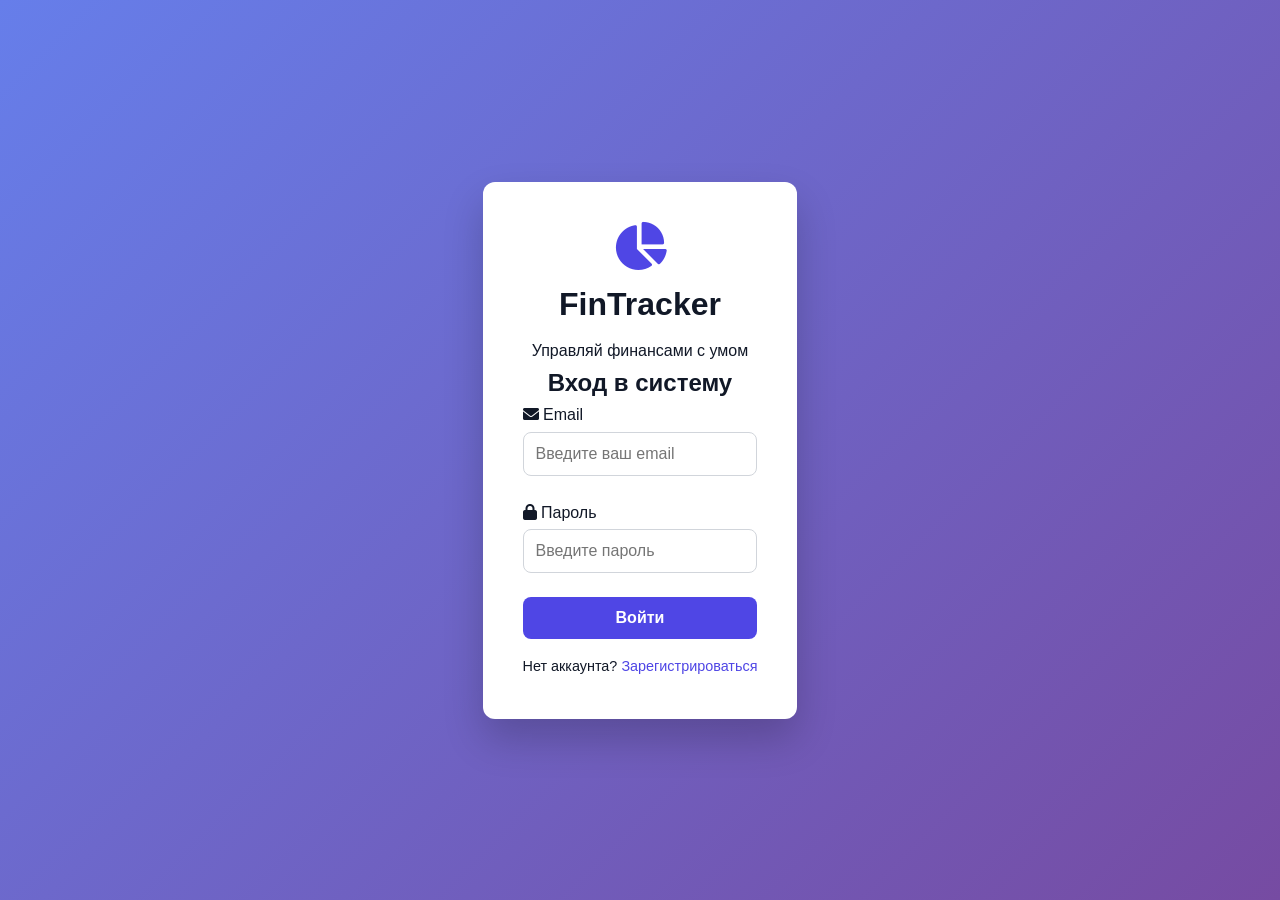
<file: index.html>
<!DOCTYPE html>
<html lang="ru">
<head>
    <meta charset="UTF-8">
    <meta name="viewport" content="width=device-width, initial-scale=1.0">
    <title>FinTracker - Вход</title>
    <link rel="stylesheet" href="css/style.css">
    <link rel="stylesheet" href="https://cdnjs.cloudflare.com/ajax/libs/font-awesome/6.0.0/css/all.min.css">
</head>
<body class="auth-page">
    <div class="container">
        <div class="auth-form">
            <div class="logo">
                <i class="fas fa-chart-pie"></i>
                <h1>FinTracker</h1>
                <p>Управляй финансами с умом</p>
            </div>
            
            <!-- Форма входа -->
            <form id="loginForm">
                <h2>Вход в систему</h2>
                <div class="form-group">
                    <label for="email"><i class="fas fa-envelope"></i> Email</label>
                    <input type="email" id="email" placeholder="Введите ваш email" required>
                    <div class="error-message" id="emailError"></div>
                </div>
                <div class="form-group">
                    <label for="password"><i class="fas fa-lock"></i> Пароль</label>
                    <input type="password" id="password" placeholder="Введите пароль" required minlength="6">
                    <div class="error-message" id="passwordError"></div>
                </div>
                <button type="submit" class="btn btn-primary">Войти</button>
                <p class="switch-page">
                    Нет аккаунта? <a href="#" id="showRegister">Зарегистрироваться</a>
                </p>
            </form>

            <!-- Форма регистрации (скрыта по умолчанию) -->
            <form id="registerForm" class="hidden">
                <h2>Регистрация</h2>
                <div class="form-group">
                    <label for="regName"><i class="fas fa-user"></i> Имя</label>
                    <input type="text" id="regName" placeholder="Введите ваше имя" required>
                </div>
                <div class="form-group">
                    <label for="regEmail"><i class="fas fa-envelope"></i> Email</label>
                    <input type="email" id="regEmail" placeholder="Введите email" required>
                </div>
                <div class="form-group">
                    <label for="regPassword"><i class="fas fa-lock"></i> Пароль</label>
                    <input type="password" id="regPassword" placeholder="Минимум 6 символов" required minlength="6">
                </div>
                <button type="submit" class="btn btn-primary">Зарегистрироваться</button>
                <p class="switch-page">
                    Уже есть аккаунт? <a href="#" id="showLogin">Войти</a>
                </p>
            </form>
        </div>
    </div>
    
    <script src="js/app.js"></script>
</body>
</html>
</file>
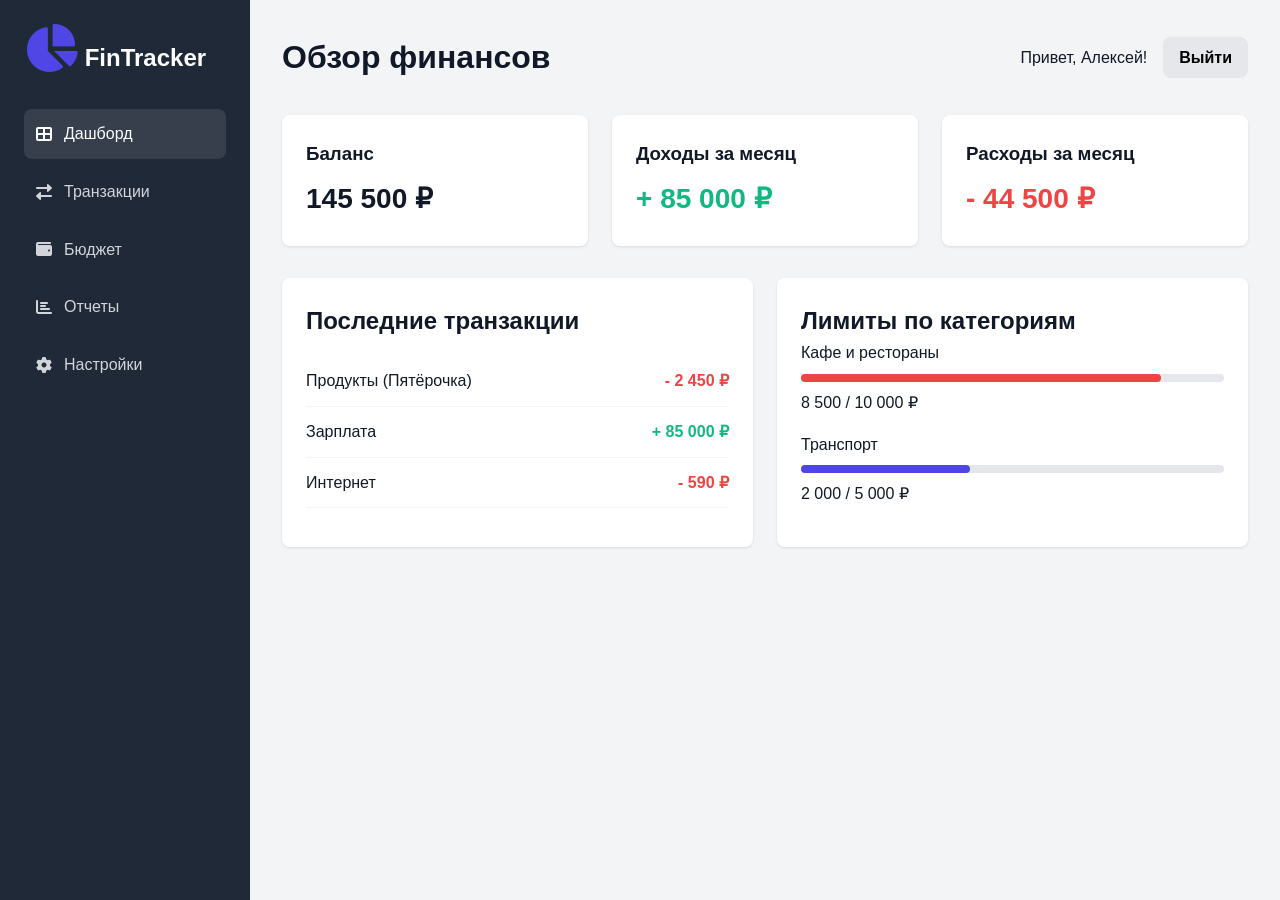
<file: dashboard.html>
<!DOCTYPE html>
<html lang="ru">
<head>
    <meta charset="UTF-8">
    <meta name="viewport" content="width=device-width, initial-scale=1.0">
    <title>FinTracker - Дашборд</title>
    <link rel="stylesheet" href="css/style.css">
    <link rel="stylesheet" href="https://cdnjs.cloudflare.com/ajax/libs/font-awesome/6.0.0/css/all.min.css">
</head>
<body>
    <div class="app-container">
        <!-- Боковое меню -->
        <aside class="sidebar">
            <div class="logo">
                <i class="fas fa-chart-pie"></i> FinTracker
            </div>
            <nav>
                <ul>
                    <li class="active">
                        <a href="dashboard.html"><i class="fas fa-th-large"></i> Дашборд</a>
                    </li>
                    <li>
                        <a href="transactions.html"><i class="fas fa-exchange-alt"></i> Транзакции</a>
                    </li>
                    <li>
                        <a href="#"><i class="fas fa-wallet"></i> Бюджет</a>
                    </li>
                    <li>
                        <a href="#"><i class="fas fa-chart-bar"></i> Отчеты</a>
                    </li>
                    <li>
                        <a href="#"><i class="fas fa-cog"></i> Настройки</a>
                    </li>
                </ul>
            </nav>
        </aside>

        <!-- Основной контент -->
        <main class="content">
            <header class="top-bar">
                <h1>Обзор финансов</h1>
                <div class="user-menu">
                    <span>Привет, Алексей!</span>
                    <a href="index.html" class="btn btn-small">Выйти</a>
                </div>
            </header>

            <!-- Карточки с финансовыми показателями -->
            <section class="stats-cards">
                <div class="card">
                    <h3>Баланс</h3>
                    <p class="amount">145 500 ₽</p>
                </div>
                <div class="card income">
                    <h3>Доходы за месяц</h3>
                    <p class="amount">+ 85 000 ₽</p>
                </div>
                <div class="card expense">
                    <h3>Расходы за месяц</h3>
                    <p class="amount">- 44 500 ₽</p>
                </div>
            </section>

            <!-- Сетка с транзакциями и бюджетом -->
            <section class="dashboard-grid">
                <div class="block">
                    <h2>Последние транзакции</h2>
                    <ul class="transaction-list">
                        <li>
                            <span>Продукты (Пятёрочка)</span>
                            <span class="expense-tag">- 2 450 ₽</span>
                        </li>
                        <li>
                            <span>Зарплата</span>
                            <span class="income-tag">+ 85 000 ₽</span>
                        </li>
                        <li>
                            <span>Интернет</span>
                            <span class="expense-tag">- 590 ₽</span>
                        </li>
                    </ul>
                </div>
                
                <div class="block">
                    <h2>Лимиты по категориям</h2>
                    <div class="budget-item">
                        <span>Кафе и рестораны</span>
                        <div class="progress-bar">
                            <div style="width: 85%;" class="progress-fill danger"></div>
                        </div>
                        <span>8 500 / 10 000 ₽</span>
                    </div>
                    <div class="budget-item">
                        <span>Транспорт</span>
                        <div class="progress-bar">
                            <div style="width: 40%;" class="progress-fill"></div>
                        </div>
                        <span>2 000 / 5 000 ₽</span>
                    </div>
                </div>
            </section>
        </main>
    </div>
    
    <script src="js/app.js"></script>
</body>
</html>
</file>
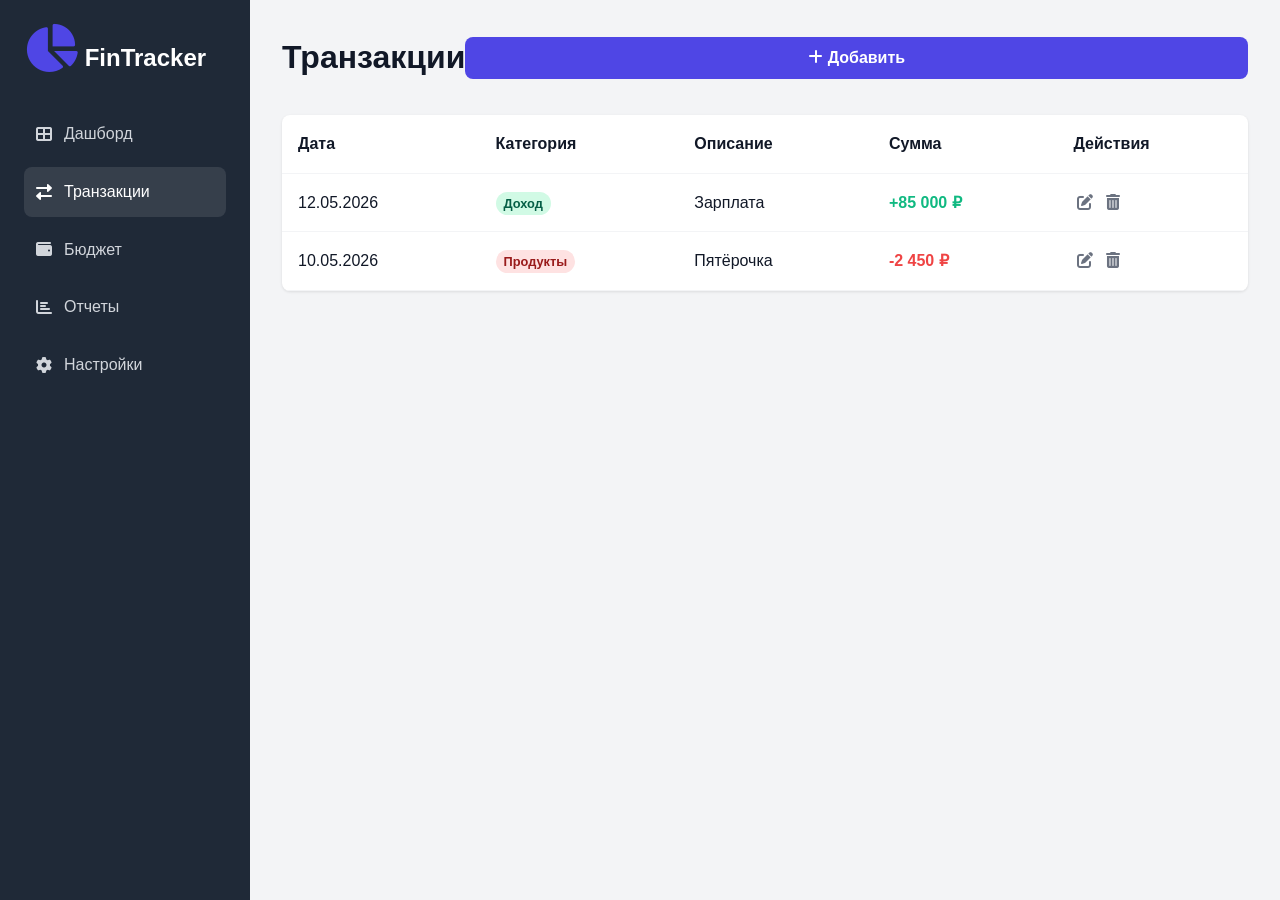
<file: transactions.html>
<!DOCTYPE html>
<html lang="ru">
<head>
    <meta charset="UTF-8">
    <meta name="viewport" content="width=device-width, initial-scale=1.0">
    <title>FinTracker - Транзакции</title>
    <link rel="stylesheet" href="css/style.css">
    <link rel="stylesheet" href="https://cdnjs.cloudflare.com/ajax/libs/font-awesome/6.0.0/css/all.min.css">
</head>
<body>
    <div class="app-container">
        <!-- Боковое меню -->
        <aside class="sidebar">
            <div class="logo">
                <i class="fas fa-chart-pie"></i> FinTracker
            </div>
            <nav>
                <ul>
                    <li>
                        <a href="dashboard.html"><i class="fas fa-th-large"></i> Дашборд</a>
                    </li>
                    <li class="active">
                        <a href="transactions.html"><i class="fas fa-exchange-alt"></i> Транзакции</a>
                    </li>
                    <li>
                        <a href="#"><i class="fas fa-wallet"></i> Бюджет</a>
                    </li>
                    <li>
                        <a href="#"><i class="fas fa-chart-bar"></i> Отчеты</a>
                    </li>
                    <li>
                        <a href="#"><i class="fas fa-cog"></i> Настройки</a>
                    </li>
                </ul>
            </nav>
        </aside>

        <!-- Основной контент -->
        <main class="content">
            <header class="top-bar">
                <h1>Транзакции</h1>
                <button id="openModalBtn" class="btn btn-primary">
                    <i class="fas fa-plus"></i> Добавить
                </button>
            </header>

            <!-- Таблица транзакций -->
            <section>
                <table class="transactions-table">
                    <thead>
                        <tr>
                            <th>Дата</th>
                            <th>Категория</th>
                            <th>Описание</th>
                            <th>Сумма</th>
                            <th>Действия</th>
                        </tr>
                    </thead>
                    <tbody>
                        <tr>
                            <td>12.05.2026</td>
                            <td><span class="badge income-badge">Доход</span></td>
                            <td>Зарплата</td>
                            <td class="text-success">+85 000 ₽</td>
                            <td>
                                <i class="fas fa-edit action-icon"></i>
                                <i class="fas fa-trash-alt action-icon"></i>
                            </td>
                        </tr>
                        <tr>
                            <td>10.05.2026</td>
                            <td><span class="badge expense-badge">Продукты</span></td>
                            <td>Пятёрочка</td>
                            <td class="text-danger">-2 450 ₽</td>
                            <td>
                                <i class="fas fa-edit action-icon"></i>
                                <i class="fas fa-trash-alt action-icon"></i>
                            </td>
                        </tr>
                    </tbody>
                </table>
            </section>
        </main>
    </div>

    <!-- Модальное окно добавления транзакции -->
    <div id="transactionModal" class="modal">
        <div class="modal-content">
            <span class="close-btn">&times;</span>
            <h2>Новая транзакция</h2>
            <form id="transactionForm">
                <div class="form-group">
                    <label>Тип</label>
                    <select id="type" required>
                        <option value="expense">Расход</option>
                        <option value="income">Доход</option>
                    </select>
                </div>
                <div class="form-group">
                    <label>Сумма</label>
                    <input type="number" id="amount" placeholder="0.00" required min="1">
                    <div class="error-message" id="amountError"></div>
                </div>
                <div class="form-group">
                    <label>Категория</label>
                    <input type="text" id="category" placeholder="Например, Еда" required>
                </div>
                <button type="submit" class="btn btn-primary">Сохранить</button>
                <div id="modalSuccess" class="success-message hidden">
                    Транзакция успешно добавлена!
                </div>
            </form>
        </div>
    </div>

    <script src="js/app.js"></script>
</body>
</html>
</file>
<file: css/style.css>
:root {
    --primary-color: #4f46e5;
    --success-color: #10b981;
    --danger-color: #ef4444;
    --bg-color: #f3f4f6;
    --sidebar-bg: #1f2937;
    --text-dark: #111827;
    --text-light: #6b7280;
    --border-radius: 8px;
}

* {
    margin: 0;
    padding: 0;
    box-sizing: border-box;
    font-family: 'Segoe UI', Tahoma, Geneva, Verdana, sans-serif;
}

body {
    background-color: var(--bg-color);
    color: var(--text-dark);
    line-height: 1.6;
}

/* --- Auth Page --- */
.auth-page {
    display: flex;
    justify-content: center;
    align-items: center;
    min-height: 100vh;
    background: linear-gradient(135deg, #667eea 0%, #764ba2 100%);
}

.auth-form {
    background: white;
    padding: 2.5rem;
    border-radius: 12px;
    box-shadow: 0 20px 40px rgba(0,0,0,0.2);
    width: 100%;
    max-width: 400px;
    text-align: center;
}

.logo i { 
    font-size: 3rem; 
    color: var(--primary-color); 
}

.logo h1 { 
    margin: 0.5rem 0; 
}

.form-group { 
    margin-bottom: 1.5rem; 
    text-align: left; 
}

.form-group label { 
    display: block; 
    margin-bottom: 0.25rem; 
    font-weight: 500; 
}

.form-group input, 
.form-group select {
    width: 100%;
    padding: 0.75rem;
    border: 1px solid #d1d5db;
    border-radius: var(--border-radius);
    font-size: 1rem;
    transition: border-color 0.2s;
}

.form-group input:focus { 
    border-color: var(--primary-color); 
    outline: none; 
}

.btn {
    width: 100%;
    padding: 0.75rem;
    border: none;
    border-radius: var(--border-radius);
    cursor: pointer;
    font-size: 1rem;
    font-weight: 600;
    transition: opacity 0.2s;
}

.btn-primary { 
    background-color: var(--primary-color); 
    color: white; 
}

.btn:hover { 
    opacity: 0.9; 
}

.hidden { 
    display: none; 
}

.error-message { 
    color: var(--danger-color); 
    font-size: 0.8rem; 
    margin-top: 0.25rem; 
}

.success-message { 
    color: var(--success-color); 
    margin-top: 1rem; 
    font-weight: 500; 
}

.switch-page {
    margin-top: 1rem;
    font-size: 0.9rem;
}

.switch-page a {
    color: var(--primary-color);
    text-decoration: none;
    font-weight: 500;
}

/* --- App Layout --- */
.app-container { 
    display: flex; 
    min-height: 100vh; 
}

.sidebar {
    width: 250px;
    background-color: var(--sidebar-bg);
    color: white;
    padding: 1.5rem;
    display: flex;
    flex-direction: column;
    gap: 2rem;
}

.sidebar .logo { 
    font-size: 1.5rem; 
    font-weight: 700; 
}

.sidebar nav ul { 
    list-style: none; 
}

.sidebar nav ul li { 
    margin-bottom: 0.5rem; 
}

.sidebar nav ul li a {
    color: #d1d5db;
    text-decoration: none;
    padding: 0.75rem;
    display: flex;
    align-items: center;
    gap: 0.75rem;
    border-radius: var(--border-radius);
    transition: all 0.2s;
}

.sidebar nav ul li.active a, 
.sidebar nav ul li a:hover {
    background-color: rgba(255,255,255,0.1);
    color: white;
}

.content { 
    flex: 1; 
    padding: 2rem; 
}

.top-bar {
    display: flex;
    justify-content: space-between;
    align-items: center;
    margin-bottom: 2rem;
}

.user-menu { 
    display: flex; 
    align-items: center; 
    gap: 1rem; 
}

.btn-small { 
    padding: 0.5rem 1rem; 
    width: auto; 
    background-color: #e5e7eb; 
    border-radius: var(--border-radius); 
    text-decoration: none; 
    color: black; 
}

/* --- Dashboard Widgets --- */
.stats-cards { 
    display: grid; 
    grid-template-columns: repeat(3, 1fr); 
    gap: 1.5rem; 
    margin-bottom: 2rem; 
}

.card {
    background: white;
    padding: 1.5rem;
    border-radius: var(--border-radius);
    box-shadow: 0 1px 3px rgba(0,0,0,0.1);
}

.amount { 
    font-size: 1.75rem; 
    font-weight: 700; 
    margin-top: 0.5rem; 
}

.income .amount { 
    color: var(--success-color); 
}

.expense .amount { 
    color: var(--danger-color); 
}

.dashboard-grid { 
    display: grid; 
    grid-template-columns: repeat(2, 1fr); 
    gap: 1.5rem; 
}

.block { 
    background: white; 
    padding: 1.5rem; 
    border-radius: var(--border-radius); 
    box-shadow: 0 1px 3px rgba(0,0,0,0.1); 
}

.transaction-list { 
    list-style: none; 
    margin-top: 1rem; 
}

.transaction-list li { 
    display: flex; 
    justify-content: space-between; 
    padding: 0.75rem 0; 
    border-bottom: 1px solid #f3f4f6; 
}

.expense-tag { 
    color: var(--danger-color); 
    font-weight: 600; 
}

.income-tag { 
    color: var(--success-color); 
    font-weight: 600; 
}

.progress-bar { 
    height: 8px; 
    background: #e5e7eb; 
    border-radius: 4px; 
    margin: 0.5rem 0; 
}

.progress-fill { 
    height: 100%; 
    background: var(--primary-color); 
    border-radius: 4px; 
}

.progress-fill.danger { 
    background: var(--danger-color); 
}

.budget-item { 
    margin-bottom: 1rem; 
}

/* --- Transactions Table --- */
.transactions-table { 
    width: 100%; 
    background: white; 
    border-radius: var(--border-radius); 
    overflow: hidden; 
    box-shadow: 0 1px 3px rgba(0,0,0,0.1); 
    border-collapse: collapse; 
}

.transactions-table th, 
.transactions-table td { 
    padding: 1rem; 
    text-align: left; 
    border-bottom: 1px solid #f3f4f6; 
}

.badge { 
    padding: 0.25rem 0.5rem; 
    border-radius: 20px; 
    font-size: 0.8rem; 
    font-weight: 600; 
}

.income-badge { 
    background: #d1fae5; 
    color: #065f46; 
}

.expense-badge { 
    background: #fee2e2; 
    color: #991b1b; 
}

.text-success { 
    color: var(--success-color); 
    font-weight: 700; 
}

.text-danger { 
    color: var(--danger-color); 
    font-weight: 700; 
}

.action-icon { 
    margin: 0 0.25rem; 
    cursor: pointer; 
    color: var(--text-light); 
}

.action-icon:hover { 
    color: var(--primary-color); 
}

/* --- Modal --- */
.modal { 
    display: none; 
    position: fixed; 
    z-index: 1000; 
    left: 0; 
    top: 0; 
    width: 100%; 
    height: 100%; 
    background: rgba(0,0,0,0.5); 
    justify-content: center; 
    align-items: center; 
}

.modal.active { 
    display: flex; 
}

.modal-content { 
    background: white; 
    padding: 2rem; 
    border-radius: 12px; 
    width: 90%; 
    max-width: 450px; 
    position: relative; 
}

.close-btn { 
    position: absolute; 
    right: 1rem; 
    top: 0.5rem; 
    font-size: 2rem; 
    cursor: pointer; 
    color: var(--text-light); 
}

/* --- Responsive --- */
@media (max-width: 768px) {
    .app-container { 
        flex-direction: column; 
    }
    .sidebar { 
        width: 100%; 
        padding: 1rem; 
    }
    .stats-cards { 
        grid-template-columns: 1fr; 
    }
    .dashboard-grid { 
        grid-template-columns: 1fr; 
    }
    .transactions-table { 
        font-size: 0.9rem; 
    }
}
</file>
